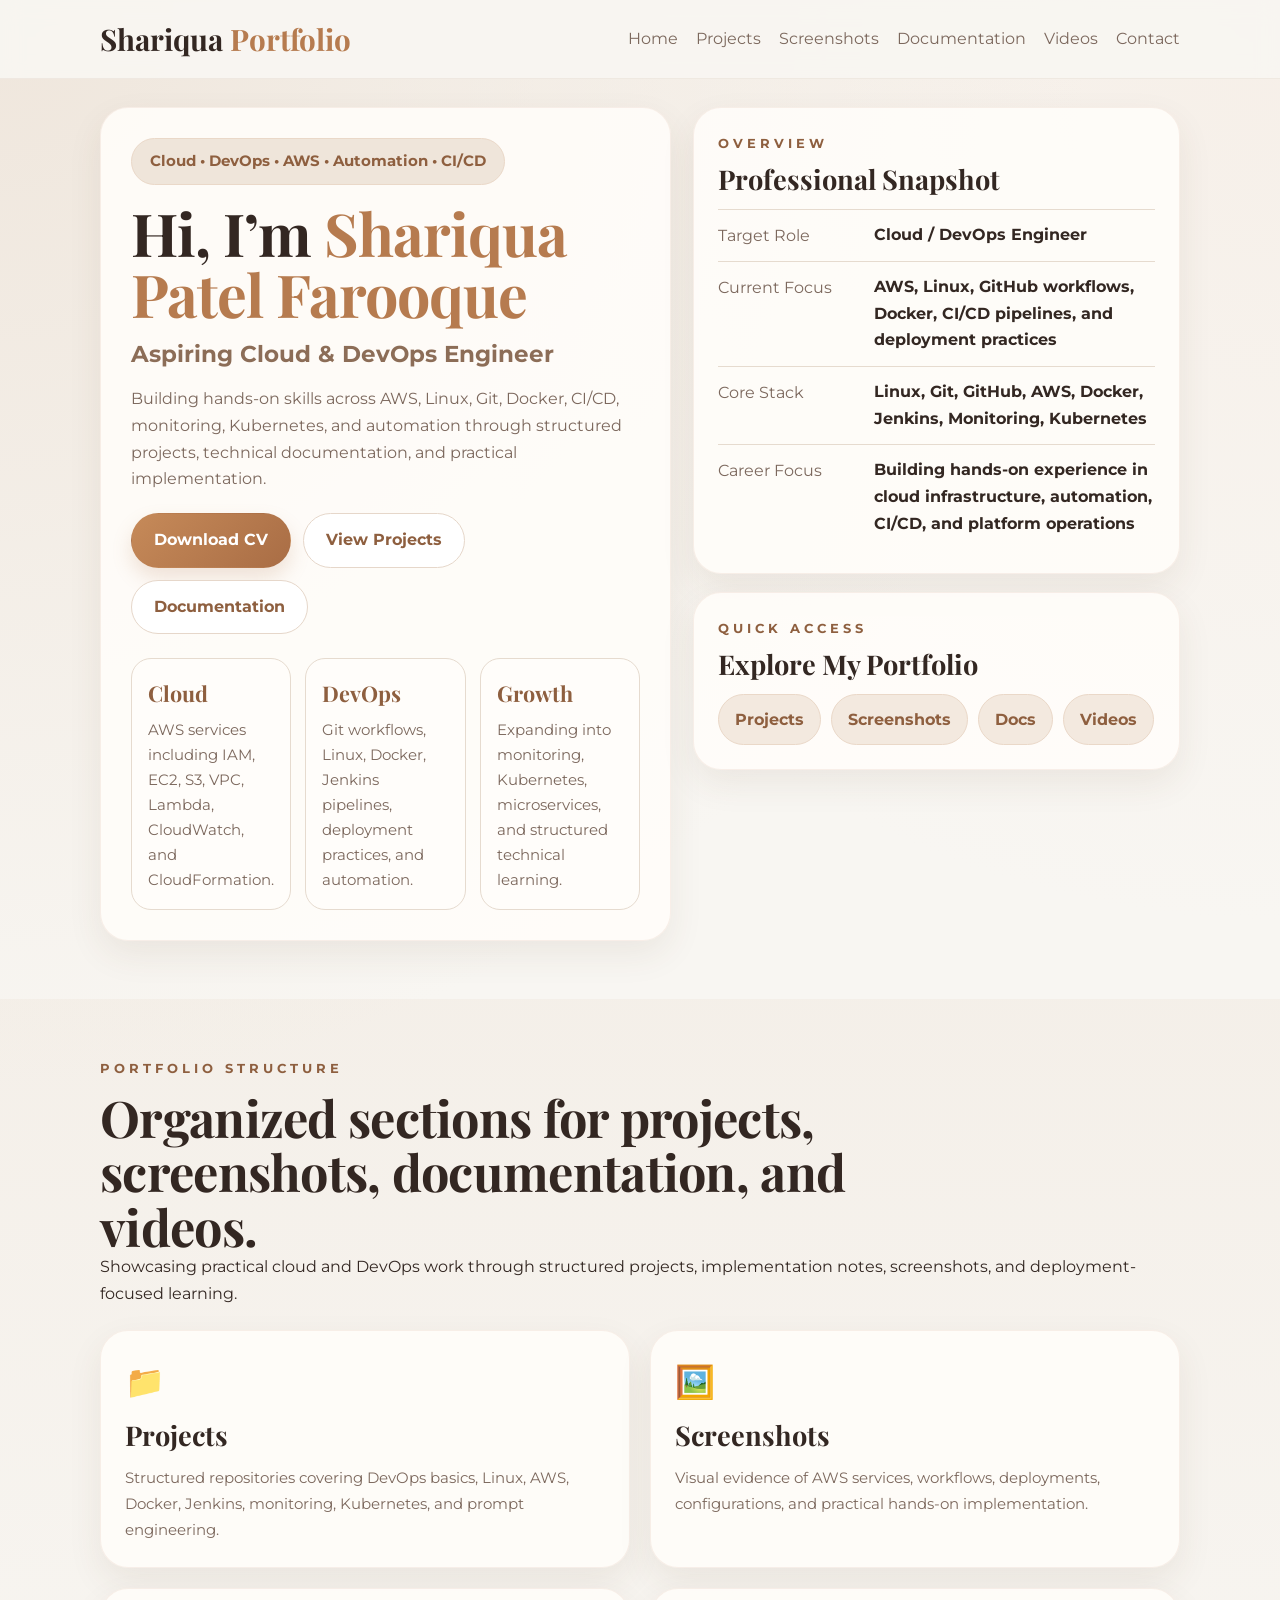
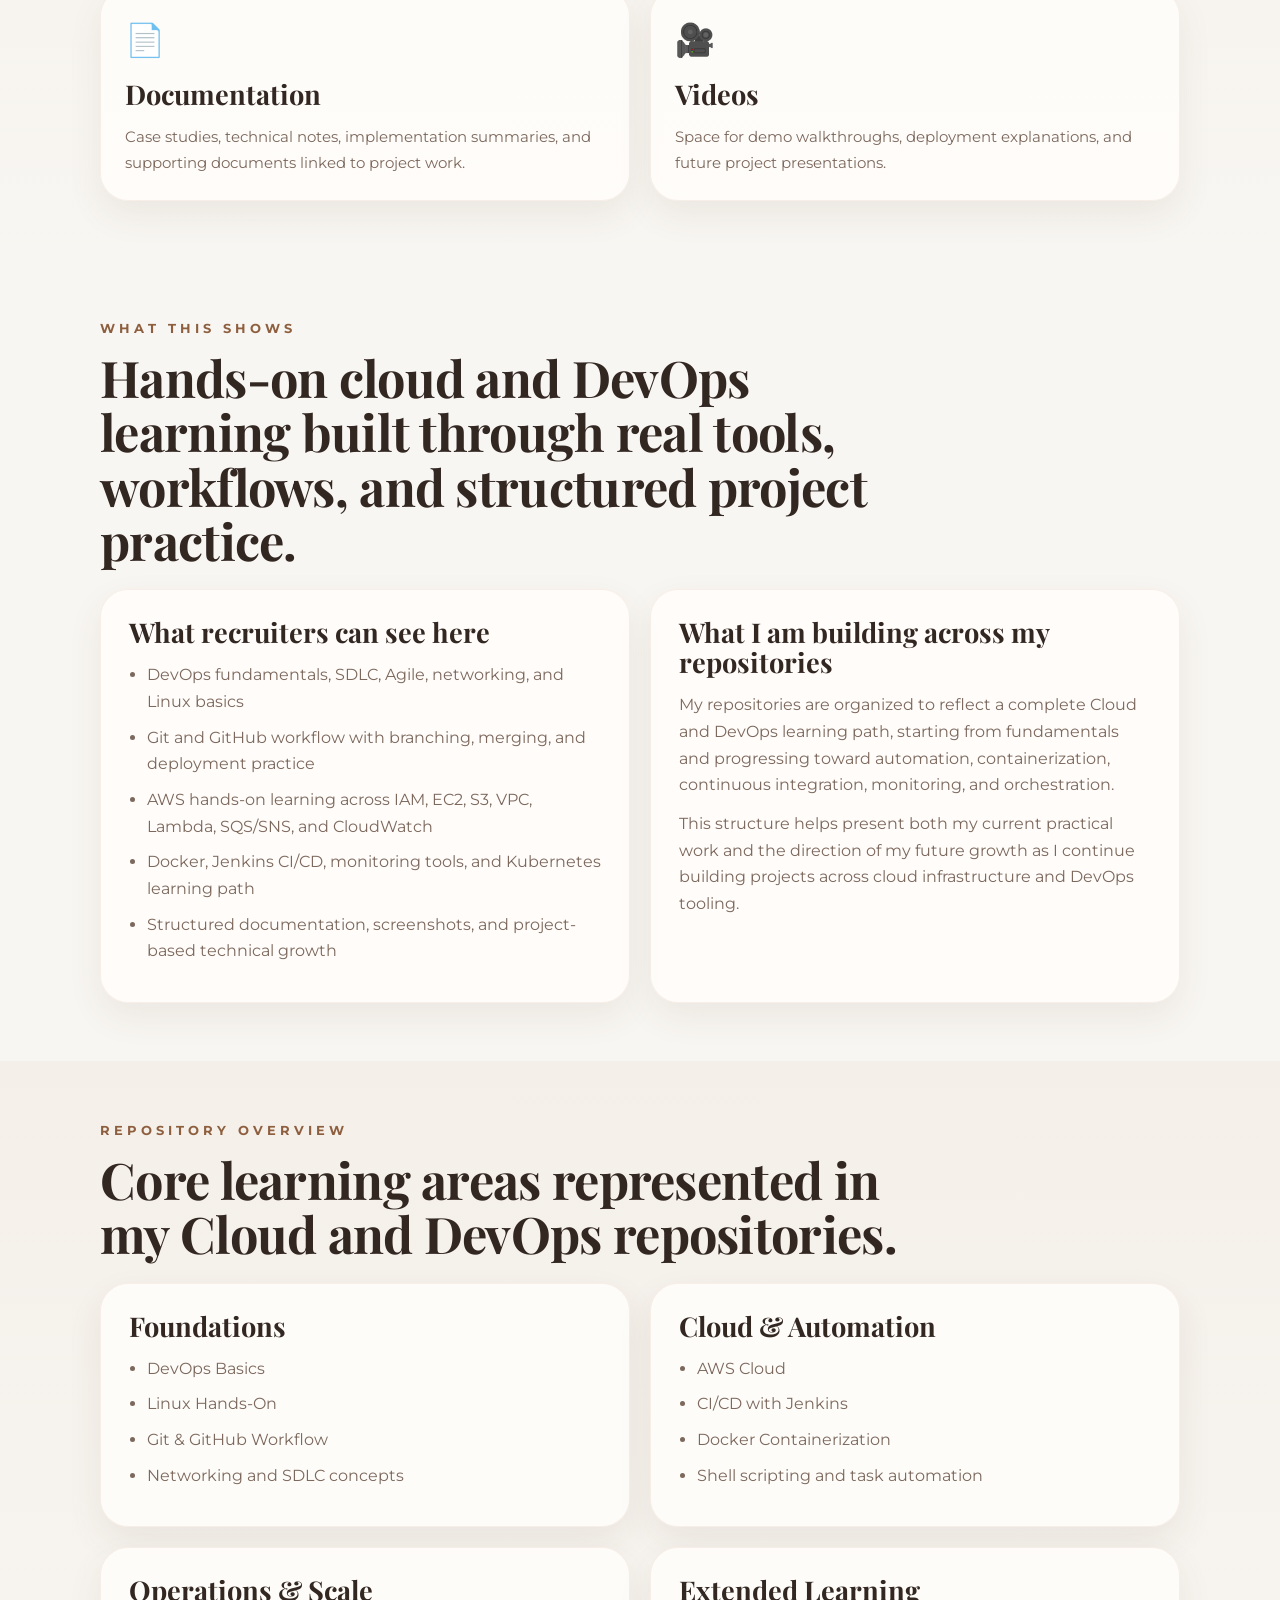
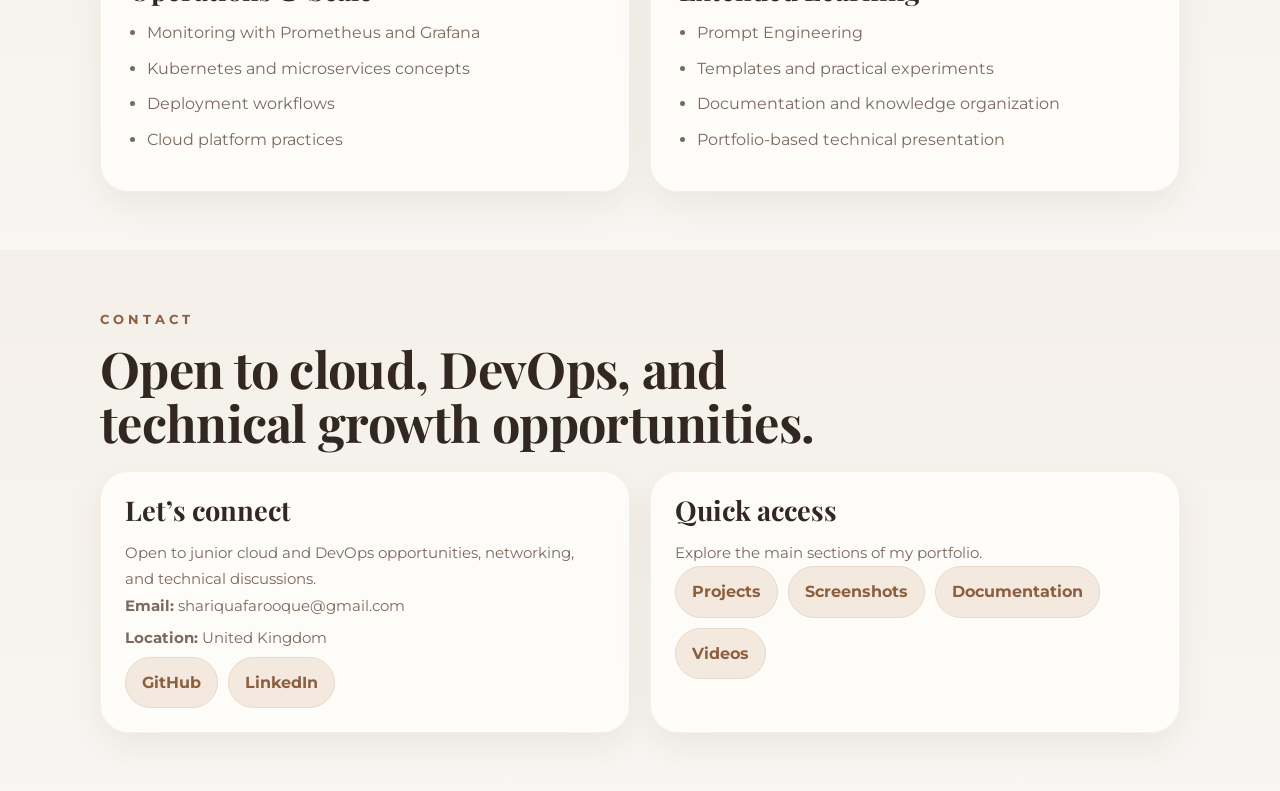
<file: index.html>
<!DOCTYPE html>
<html lang="en">
<head>
  <meta charset="UTF-8" />
  <meta name="viewport" content="width=device-width, initial-scale=1.0" />
  <title>Shariqua Portfolio</title>
  <link rel="stylesheet" href="style.css" />
  <link href="https://fonts.googleapis.com/css2?family=Playfair+Display:wght@600;700;800&family=Montserrat:wght@300;400;500;600;700&display=swap" rel="stylesheet">
</head>
<body>

  <header class="site-header">
    <div class="container nav-wrap">
      <a href="index.html" class="logo">Shariqua <span>Portfolio</span></a>
      <nav class="nav">
        <a href="index.html">Home</a>
        <a href="projects.html">Projects</a>
        <a href="screenshots.html">Screenshots</a>
        <a href="documentation.html">Documentation</a>
        <a href="videos.html">Videos</a>
        <a href="#contact">Contact</a>
      </nav>
    </div>
  </header>

  <main>

    <section class="hero section">
      <div class="container hero-grid">
        <div class="hero-left">
          <div class="eyebrow">Cloud • DevOps • AWS • Automation • CI/CD</div>

          <h1>Hi, I’m <span>Shariqua<br>Patel Farooque</span></h1>
          <h2> Aspiring Cloud & DevOps Engineer</h2>

          <p class="hero-text">
            Building hands-on skills across AWS, Linux, Git, Docker, CI/CD, monitoring,
            Kubernetes, and automation through structured projects, technical documentation,
            and practical implementation.
          </p>

          <div class="hero-actions">
            <a href="assets/documents/Shariqua_Patel_CV.pdf" target="_blank" class="btn btn-primary">Download CV</a>
            <a href="projects.html" class="btn btn-outline">View Projects</a>
            <a href="documentation.html" class="btn btn-outline">Documentation</a>
          </div>

          <div class="skill-mini-grid">
            <div class="mini-card">
              <h3>Cloud</h3>
              <p>AWS services including IAM, EC2, S3, VPC, Lambda, CloudWatch, and CloudFormation.</p>
            </div>
            <div class="mini-card">
              <h3>DevOps</h3>
              <p>Git workflows, Linux, Docker, Jenkins pipelines, deployment practices, and automation.</p>
            </div>
            <div class="mini-card">
              <h3>Growth</h3>
              <p>Expanding into monitoring, Kubernetes, microservices, and structured technical learning.</p>
            </div>
          </div>
        </div>

        <aside class="hero-right">
          <div class="info-card">
            <p class="card-label">Overview</p>
            <h3>Professional Snapshot</h3>

            <div class="info-row">
              <span>Target Role</span>
              <strong>Cloud / DevOps Engineer</strong>
            </div>

            <div class="info-row">
              <span>Current Focus</span>
              <strong>AWS, Linux, GitHub workflows, Docker, CI/CD pipelines, and deployment practices</strong>
            </div>

            <div class="info-row">
              <span>Core Stack</span>
              <strong>Linux, Git, GitHub, AWS, Docker, Jenkins, Monitoring, Kubernetes</strong>
            </div>

            <div class="info-row">
              <span>Career Focus</span>
              <strong>Building hands-on experience in cloud infrastructure, automation, CI/CD, and platform operations</strong>
            </div>
          </div>

          <div class="info-card">
            <p class="card-label">Quick Access</p>
            <h3>Explore My Portfolio</h3>

            <div class="quick-links">
              <a href="projects.html">Projects</a>
              <a href="screenshots.html">Screenshots</a>
              <a href="documentation.html">Docs</a>
              <a href="videos.html">Videos</a>
            </div>
          </div>
        </aside>
      </div>
    </section>

    <section class="section section-soft">
      <div class="container">

        <div class="section-heading section-heading-compact">
          <p class="section-label">Portfolio Structure</p>
          <h2>Organized sections for projects, screenshots, documentation, and videos.</h2>
          <p class="section-intro">
            Showcasing practical cloud and DevOps work through structured projects, implementation notes, screenshots, and deployment-focused learning.
          </p>
        </div>

        <div class="folder-grid">
          <a class="folder-card" href="projects.html">
            <div class="folder-icon">📁</div>
            <h3>Projects</h3>
            <p>
              Structured repositories covering DevOps basics, Linux, AWS, Docker, Jenkins, monitoring, Kubernetes, and prompt engineering.
            </p>
          </a>

          <a class="folder-card" href="screenshots.html">
            <div class="folder-icon">🖼️</div>
            <h3>Screenshots</h3>
            <p>
              Visual evidence of AWS services, workflows, deployments, configurations, and practical hands-on implementation.
            </p>
          </a>

          <a class="folder-card" href="documentation.html">
            <div class="folder-icon">📄</div>
            <h3>Documentation</h3>
            <p>
              Case studies, technical notes, implementation summaries, and supporting documents linked to project work.
            </p>
          </a>

          <a class="folder-card" href="videos.html">
            <div class="folder-icon">🎥</div>
            <h3>Videos</h3>
            <p>
              Space for demo walkthroughs, deployment explanations, and future project presentations.
            </p>
          </a>
        </div>
      </div>
    </section>

    <section class="section">
      <div class="container">

        <div class="section-heading">
          <p class="section-label">What This Shows</p>
          <h2>Hands-on cloud and DevOps learning built through real tools, workflows, and structured project practice.</h2>
        </div>

        <div class="two-col">
          <div class="content-card">
            <h3>What recruiters can see here</h3>
            <ul class="clean-list">
              <li>DevOps fundamentals, SDLC, Agile, networking, and Linux basics</li>
              <li>Git and GitHub workflow with branching, merging, and deployment practice</li>
              <li>AWS hands-on learning across IAM, EC2, S3, VPC, Lambda, SQS/SNS, and CloudWatch</li>
              <li>Docker, Jenkins CI/CD, monitoring tools, and Kubernetes learning path</li>
              <li>Structured documentation, screenshots, and project-based technical growth</li>
            </ul>
          </div>

          <div class="content-card">
            <h3>What I am building across my repositories</h3>
            <p>
              My repositories are organized to reflect a complete Cloud and DevOps learning path,
              starting from fundamentals and progressing toward automation, containerization,
              continuous integration, monitoring, and orchestration.
            </p>
            <p>
              This structure helps present both my current practical work and the direction of my
              future growth as I continue building projects across cloud infrastructure and DevOps tooling.
            </p>
          </div>
        </div>
      </div>
    </section>

    <section class="section section-soft">
      <div class="container">

        <div class="section-heading">
          <p class="section-label">Repository Overview</p>
          <h2>Core learning areas represented in my Cloud and DevOps repositories.</h2>
        </div>

        <div class="projects-grid">
          <div class="content-card">
            <h3>Foundations</h3>
            <ul class="clean-list">
              <li>DevOps Basics</li>
              <li>Linux Hands-On</li>
              <li>Git & GitHub Workflow</li>
              <li>Networking and SDLC concepts</li>
            </ul>
          </div>

          <div class="content-card">
            <h3>Cloud & Automation</h3>
            <ul class="clean-list">
              <li>AWS Cloud</li>
              <li>CI/CD with Jenkins</li>
              <li>Docker Containerization</li>
              <li>Shell scripting and task automation</li>
            </ul>
          </div>

          <div class="content-card">
            <h3>Operations & Scale</h3>
            <ul class="clean-list">
              <li>Monitoring with Prometheus and Grafana</li>
              <li>Kubernetes and microservices concepts</li>
              <li>Deployment workflows</li>
              <li>Cloud platform practices</li>
            </ul>
          </div>

          <div class="content-card">
            <h3>Extended Learning</h3>
            <ul class="clean-list">
              <li>Prompt Engineering</li>
              <li>Templates and practical experiments</li>
              <li>Documentation and knowledge organization</li>
              <li>Portfolio-based technical presentation</li>
            </ul>
          </div>
        </div>
      </div>
    </section>

    <section id="contact" class="section section-soft">
      <div class="container">

        <div class="section-heading">
          <p class="section-label">Contact</p>
          <h2>Open to cloud, DevOps, and technical growth opportunities.</h2>
        </div>

        <div class="contact-grid">
          <div class="contact-card">
            <h3>Let’s connect</h3>
            <p>
              Open to junior cloud and DevOps opportunities, networking,
              and technical discussions.
            </p>

            <div class="contact-info">
              <p><strong>Email:</strong> shariquafarooque@gmail.com</p>
              <p><strong>Location:</strong> United Kingdom</p>
            </div>

            <div class="quick-links">
              <a href="https://github.com/shariquafarooque-sha" target="_blank">GitHub</a>
              <a href="https://www.linkedin.com/in/shariqua-patel-28464a263" target="_blank">LinkedIn</a>
            </div>
          </div>

          <div class="contact-card">
            <h3>Quick access</h3>
            <p>Explore the main sections of my portfolio.</p>

            <div class="quick-links">
              <a href="projects.html">Projects</a>
              <a href="screenshots.html">Screenshots</a>
              <a href="documentation.html">Documentation</a>
              <a href="videos.html">Videos</a>
            </div>
          </div>
        </div>
      </div>
    </section>

  </main>

</body>
</html>
</file>
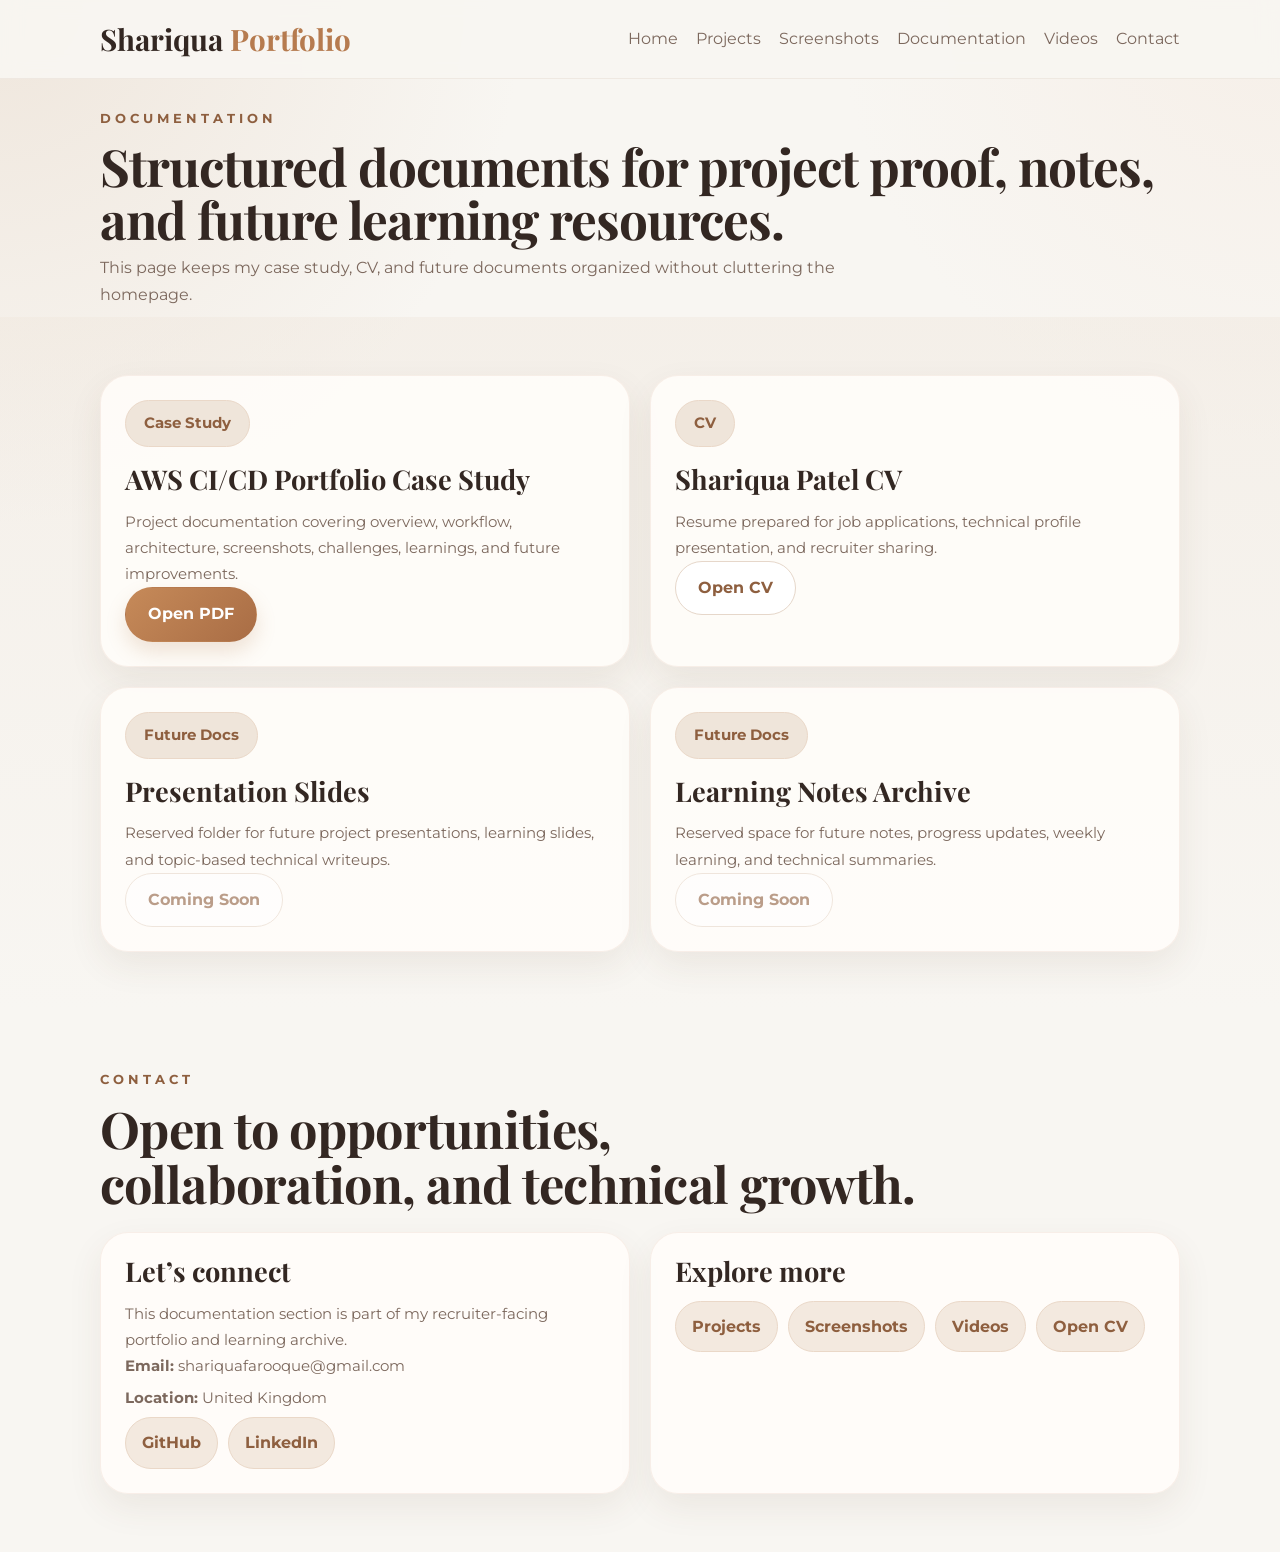
<file: documentation.html>
<!DOCTYPE html>
<html lang="en">
<head>
  <meta charset="UTF-8" />
  <meta name="viewport" content="width=device-width, initial-scale=1.0" />
  <title>Documentation | Shariqua Portfolio</title>
  <link rel="stylesheet" href="style.css" />
  <link href="https://fonts.googleapis.com/css2?family=Playfair+Display:wght@600;700;800&family=Montserrat:wght@300;400;500;600;700&display=swap" rel="stylesheet">
</head>
<body>
  <header class="site-header">
    <div class="container nav-wrap">
      <a href="index.html" class="logo">Shariqua <span>Portfolio</span></a>
      <nav class="nav">
        <a href="index.html">Home</a>
        <a href="projects.html">Projects</a>
        <a href="screenshots.html">Screenshots</a>
        <a href="documentation.html">Documentation</a>
        <a href="videos.html">Videos</a>
        <a href="#contact">Contact</a>
      </nav>
    </div>
  </header>

  <main>
    <section class="page-hero section">
      <div class="container">
        <p class="section-label">Documentation</p>
        <h1 class="page-title">Structured documents for project proof, notes, and future learning resources.</h1>
        <p class="page-subtext">
          This page keeps my case study, CV, and future documents organized without cluttering the homepage.
        </p>
      </div>
    </section>

    <section class="section section-soft">
      <div class="container">
        <div class="resource-grid">
          <div class="resource-card">
            <div class="project-pill">Case Study</div>
            <h3>AWS CI/CD Portfolio Case Study</h3>
            <p>
              Project documentation covering overview, workflow, architecture, screenshots,
              challenges, learnings, and future improvements.
            </p>
            <div class="project-actions">
              <a href="assets/documents/aws-ci-cd-portfolio-case-study.pdf" target="_blank" class="btn btn-primary">Open PDF</a>
            </div>
          </div>

          <div class="resource-card">
            <div class="project-pill">CV</div>
            <h3>Shariqua Patel CV</h3>
            <p>
              Resume prepared for job applications, technical profile presentation,
              and recruiter sharing.
            </p>
            <div class="project-actions">
              <a href="assets/documents/Shariqua_Patel_CV.pdf" target="_blank" class="btn btn-outline">Open CV</a>
            </div>
          </div>

          <div class="resource-card">
            <div class="project-pill">Future Docs</div>
            <h3>Presentation Slides</h3>
            <p>
              Reserved folder for future project presentations, learning slides,
              and topic-based technical writeups.
            </p>
            <div class="project-actions">
              <a href="#" class="btn btn-outline disabled-link">Coming Soon</a>
            </div>
          </div>

          <div class="resource-card">
            <div class="project-pill">Future Docs</div>
            <h3>Learning Notes Archive</h3>
            <p>
              Reserved space for future notes, progress updates, weekly learning,
              and technical summaries.
            </p>
            <div class="project-actions">
              <a href="#" class="btn btn-outline disabled-link">Coming Soon</a>
            </div>
          </div>
        </div>
      </div>
    </section>

    <section id="contact" class="section">
      <div class="container">
        <div class="section-heading">
          <p class="section-label">Contact</p>
          <h2>Open to opportunities, collaboration, and technical growth.</h2>
        </div>

        <div class="contact-grid">
          <div class="contact-card">
            <h3>Let’s connect</h3>
            <p>
              This documentation section is part of my recruiter-facing portfolio and learning archive.
            </p>
            <div class="contact-info">
              <p><strong>Email:</strong> shariquafarooque@gmail.com</p>
              <p><strong>Location:</strong> United Kingdom</p>
            </div>
            <div class="quick-links">
              <a href="https://github.com/shariquafarooque-sha" target="_blank">GitHub</a>
              <a href="https://www.linkedin.com/in/shariqua-patel-28464a263" target="_blank">LinkedIn</a>
            </div>
          </div>

          <div class="contact-card">
            <h3>Explore more</h3>
            <div class="quick-links">
              <a href="projects.html">Projects</a>
              <a href="screenshots.html">Screenshots</a>
              <a href="videos.html">Videos</a>
              <a href="assets/documents/Shariqua_Patel_CV.pdf" target="_blank">Open CV</a>
            </div>
          </div>
        </div>
      </div>
    </section>
  </main>
</body>
</html>
</file>
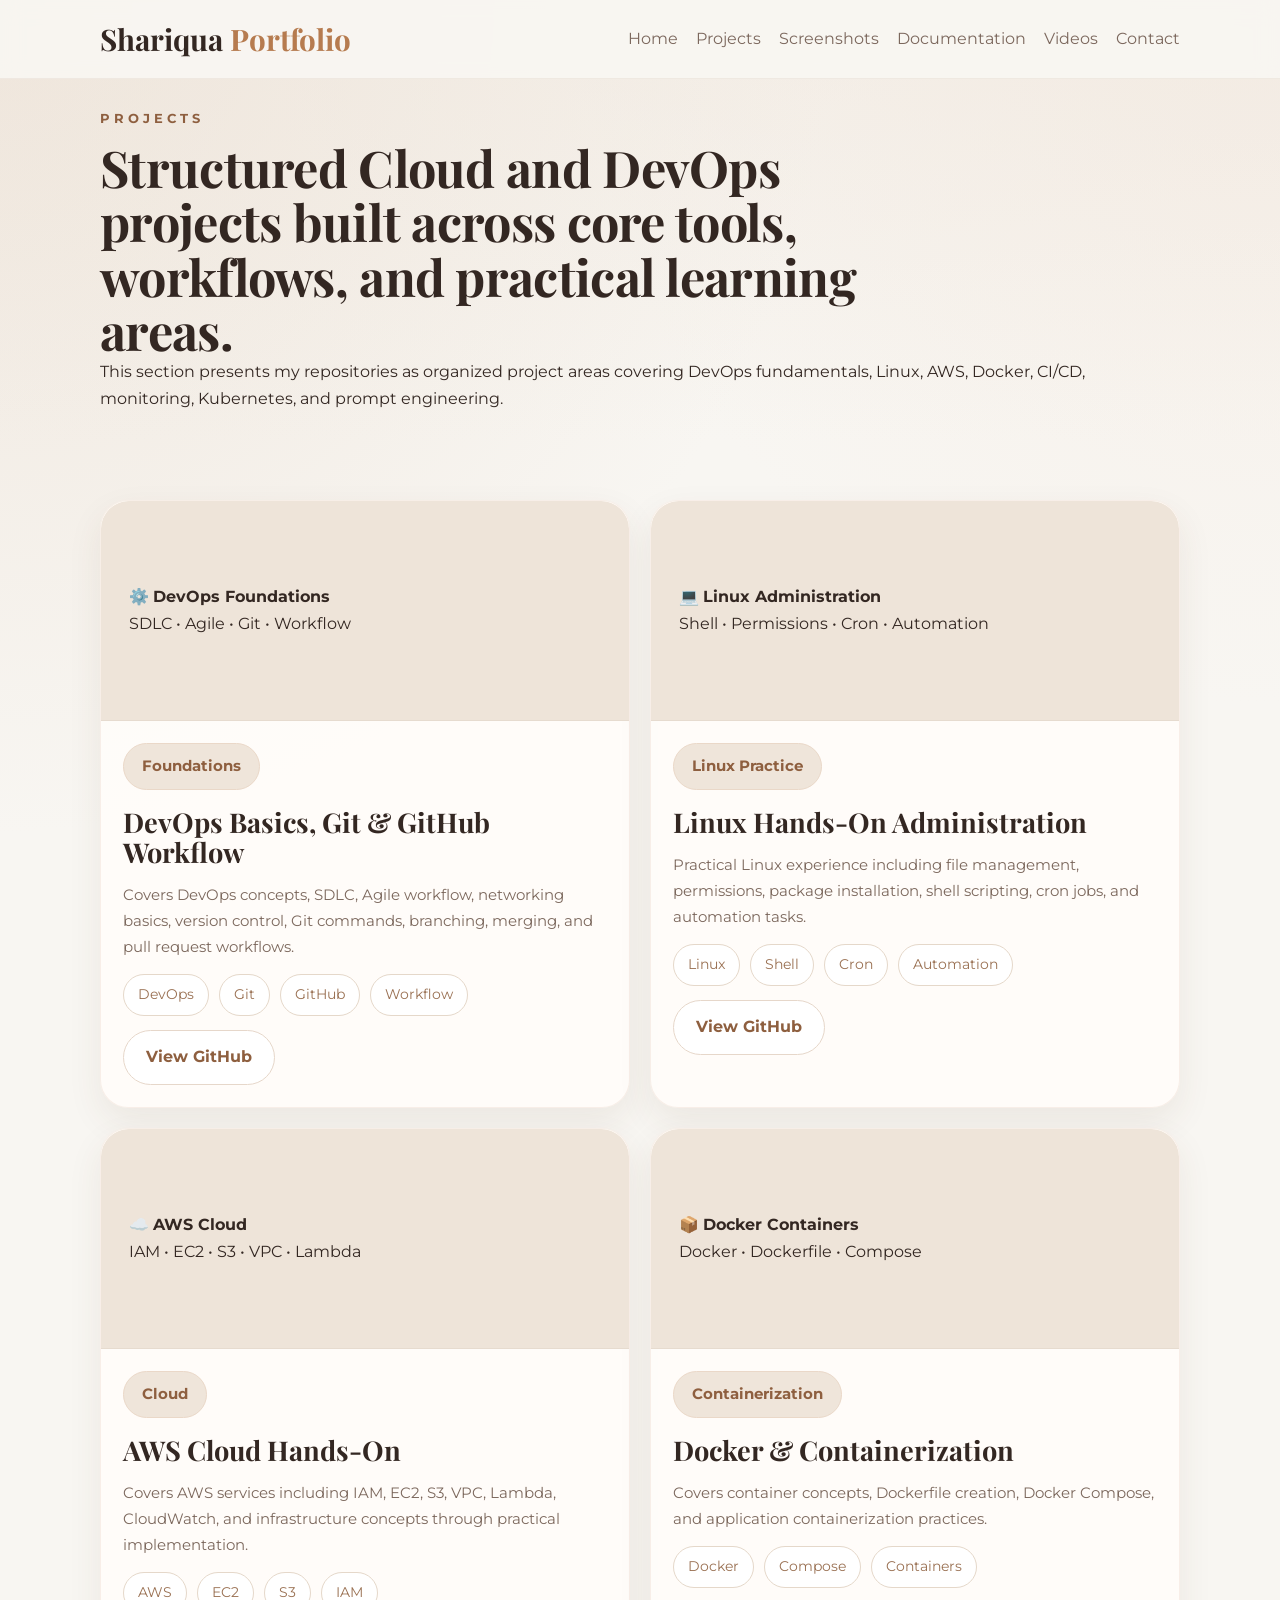
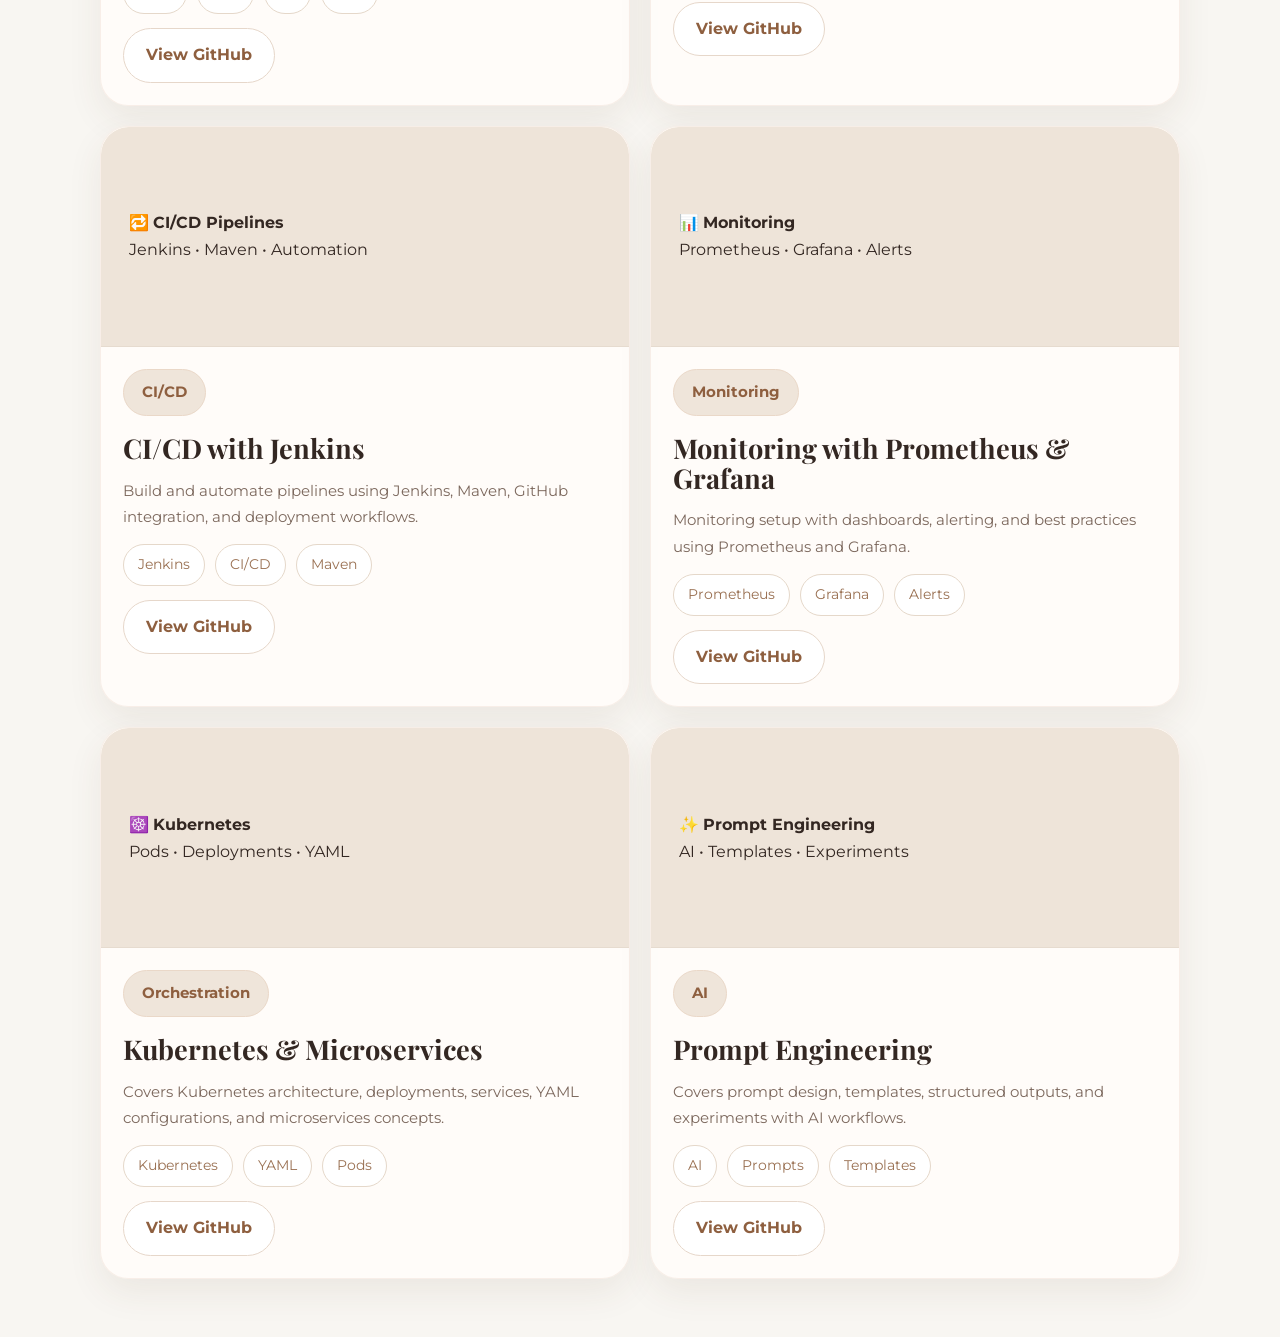
<file: projects.html>
<!DOCTYPE html>
<html lang="en">
<head>
  <meta charset="UTF-8" />
  <meta name="viewport" content="width=device-width, initial-scale=1.0" />
  <title>Projects | Shariqua Portfolio</title>
  <link rel="stylesheet" href="style.css" />
  <link href="https://fonts.googleapis.com/css2?family=Playfair+Display:wght@600;700;800&family=Montserrat:wght@300;400;500;600;700&display=swap" rel="stylesheet">
</head>
<body>

  <header class="site-header">
    <div class="container nav-wrap">
      <a href="index.html" class="logo">Shariqua <span>Portfolio</span></a>
      <nav class="nav">
        <a href="index.html">Home</a>
        <a href="projects.html">Projects</a>
        <a href="screenshots.html">Screenshots</a>
        <a href="documentation.html">Documentation</a>
        <a href="videos.html">Videos</a>
        <a href="index.html#contact">Contact</a>
      </nav>
    </div>
  </header>

  <main>
    <section class="page-hero section section-soft">
      <div class="container">
        <div class="section-heading section-heading-compact">
          <p class="section-label">Projects</p>
          <h2>Structured Cloud and DevOps projects built across core tools, workflows, and practical learning areas.</h2>
          <p class="section-intro">
            This section presents my repositories as organized project areas covering DevOps fundamentals, Linux, AWS, Docker, CI/CD, monitoring, Kubernetes, and prompt engineering.
          </p>
        </div>
      </div>
    </section>

    <section class="section">
      <div class="container">
        <div class="projects-grid">

          <article class="project-card">
            <div class="project-cover project-cover-devops">
              <div class="project-cover-text">
                <div class="project-cover-head">
                  <span class="project-cover-icon">⚙️</span>
                  <strong>DevOps Foundations</strong>
                </div>
                <span>SDLC • Agile • Git • Workflow</span>
              </div>
            </div>
            <div class="project-body">
              <div class="project-pill">Foundations</div>
              <h3>DevOps Basics, Git & GitHub Workflow</h3>
              <p>
                Covers DevOps concepts, SDLC, Agile workflow, networking basics, version control,
                Git commands, branching, merging, and pull request workflows.
              </p>
              <div class="tags">
                <span>DevOps</span><span>Git</span><span>GitHub</span><span>Workflow</span>
              </div>
              <div class="project-actions">
                <a href="https://github.com/shariquafarooque-sha/DevOpsBasics-Git-GitHub.git" target="_blank" class="btn btn-outline">View GitHub</a>
              </div>
            </div>
          </article>

          <article class="project-card">
            <div class="project-cover project-cover-linux">
              <div class="project-cover-text">
                <div class="project-cover-head">
                  <span class="project-cover-icon">💻</span>
                  <strong>Linux Administration</strong>
                </div>
                <span>Shell • Permissions • Cron • Automation</span>
              </div>
            </div>
            <div class="project-body">
              <div class="project-pill">Linux Practice</div>
              <h3>Linux Hands-On Administration</h3>
              <p>
                Practical Linux experience including file management, permissions, package installation,
                shell scripting, cron jobs, and automation tasks.
              </p>
              <div class="tags">
                <span>Linux</span><span>Shell</span><span>Cron</span><span>Automation</span>
              </div>
              <div class="project-actions">
                <a href="https://github.com/shariquafarooque-sha/Linux-HandsOn.git" target="_blank" class="btn btn-outline">View GitHub</a>
              </div>
            </div>
          </article>

          <article class="project-card">
            <div class="project-cover project-cover-aws">
              <div class="project-cover-text">
                <div class="project-cover-head">
                  <span class="project-cover-icon">☁️</span>
                  <strong>AWS Cloud</strong>
                </div>
                <span>IAM • EC2 • S3 • VPC • Lambda</span>
              </div>
            </div>
            <div class="project-body">
              <div class="project-pill">Cloud</div>
              <h3>AWS Cloud Hands-On</h3>
              <p>
                Covers AWS services including IAM, EC2, S3, VPC, Lambda, CloudWatch,
                and infrastructure concepts through practical implementation.
              </p>
              <div class="tags">
                <span>AWS</span><span>EC2</span><span>S3</span><span>IAM</span>
              </div>
              <div class="project-actions">
                <a href="https://github.com/shariquafarooque-sha/AWS-Cloud.git" target="_blank" class="btn btn-outline">View GitHub</a>
              </div>
            </div>
          </article>

          <article class="project-card">
            <div class="project-cover project-cover-docker">
              <div class="project-cover-text">
                <div class="project-cover-head">
                  <span class="project-cover-icon">📦</span>
                  <strong>Docker Containers</strong>
                </div>
                <span>Docker • Dockerfile • Compose</span>
              </div>
            </div>
            <div class="project-body">
              <div class="project-pill">Containerization</div>
              <h3>Docker & Containerization</h3>
              <p>
                Covers container concepts, Dockerfile creation, Docker Compose,
                and application containerization practices.
              </p>
              <div class="tags">
                <span>Docker</span><span>Compose</span><span>Containers</span>
              </div>
              <div class="project-actions">
                <a href="https://github.com/shariquafarooque-sha/Docker-Containerization.git" target="_blank" class="btn btn-outline">View GitHub</a>
              </div>
            </div>
          </article>

          <article class="project-card">
            <div class="project-cover project-cover-cicd">
              <div class="project-cover-text">
                <div class="project-cover-head">
                  <span class="project-cover-icon">🔁</span>
                  <strong>CI/CD Pipelines</strong>
                </div>
                <span>Jenkins • Maven • Automation</span>
              </div>
            </div>
            <div class="project-body">
              <div class="project-pill">CI/CD</div>
              <h3>CI/CD with Jenkins</h3>
              <p>
                Build and automate pipelines using Jenkins, Maven,
                GitHub integration, and deployment workflows.
              </p>
              <div class="tags">
                <span>Jenkins</span><span>CI/CD</span><span>Maven</span>
              </div>
              <div class="project-actions">
                <a href="https://github.com/shariquafarooque-sha/CI-CD-Jenkins.git" target="_blank" class="btn btn-outline">View GitHub</a>
              </div>
            </div>
          </article>

          <article class="project-card">
            <div class="project-cover project-cover-monitoring">
              <div class="project-cover-text">
                <div class="project-cover-head">
                  <span class="project-cover-icon">📊</span>
                  <strong>Monitoring</strong>
                </div>
                <span>Prometheus • Grafana • Alerts</span>
              </div>
            </div>
            <div class="project-body">
              <div class="project-pill">Monitoring</div>
              <h3>Monitoring with Prometheus & Grafana</h3>
              <p>
                Monitoring setup with dashboards, alerting,
                and best practices using Prometheus and Grafana.
              </p>
              <div class="tags">
                <span>Prometheus</span><span>Grafana</span><span>Alerts</span>
              </div>
              <div class="project-actions">
                <a href="https://github.com/shariquafarooque-sha/Monitoring-DevOps.git" target="_blank" class="btn btn-outline">View GitHub</a>
              </div>
            </div>
          </article>

          <article class="project-card">
            <div class="project-cover project-cover-k8s">
              <div class="project-cover-text">
                <div class="project-cover-head">
                  <span class="project-cover-icon">☸️</span>
                  <strong>Kubernetes</strong>
                </div>
                <span>Pods • Deployments • YAML</span>
              </div>
            </div>
            <div class="project-body">
              <div class="project-pill">Orchestration</div>
              <h3>Kubernetes & Microservices</h3>
              <p>
                Covers Kubernetes architecture, deployments,
                services, YAML configurations, and microservices concepts.
              </p>
              <div class="tags">
                <span>Kubernetes</span><span>YAML</span><span>Pods</span>
              </div>
              <div class="project-actions">
                <a href="https://github.com/shariquafarooque-sha/Kubernetes.git" target="_blank" class="btn btn-outline">View GitHub</a>
              </div>
            </div>
          </article>

          <article class="project-card">
            <div class="project-cover project-cover-ai">
              <div class="project-cover-text">
                <div class="project-cover-head">
                  <span class="project-cover-icon">✨</span>
                  <strong>Prompt Engineering</strong>
                </div>
                <span>AI • Templates • Experiments</span>
              </div>
            </div>
            <div class="project-body">
              <div class="project-pill">AI</div>
              <h3>Prompt Engineering</h3>
              <p>
                Covers prompt design, templates, structured outputs,
                and experiments with AI workflows.
              </p>
              <div class="tags">
                <span>AI</span><span>Prompts</span><span>Templates</span>
              </div>
              <div class="project-actions">
                <a href="https://github.com/shariquafarooque-sha/Prompt-Engineering.git" target="_blank" class="btn btn-outline">View GitHub</a>
              </div>
            </div>
          </article>

        </div>
      </div>
    </section>
  </main>

</body>
</html>
</file>
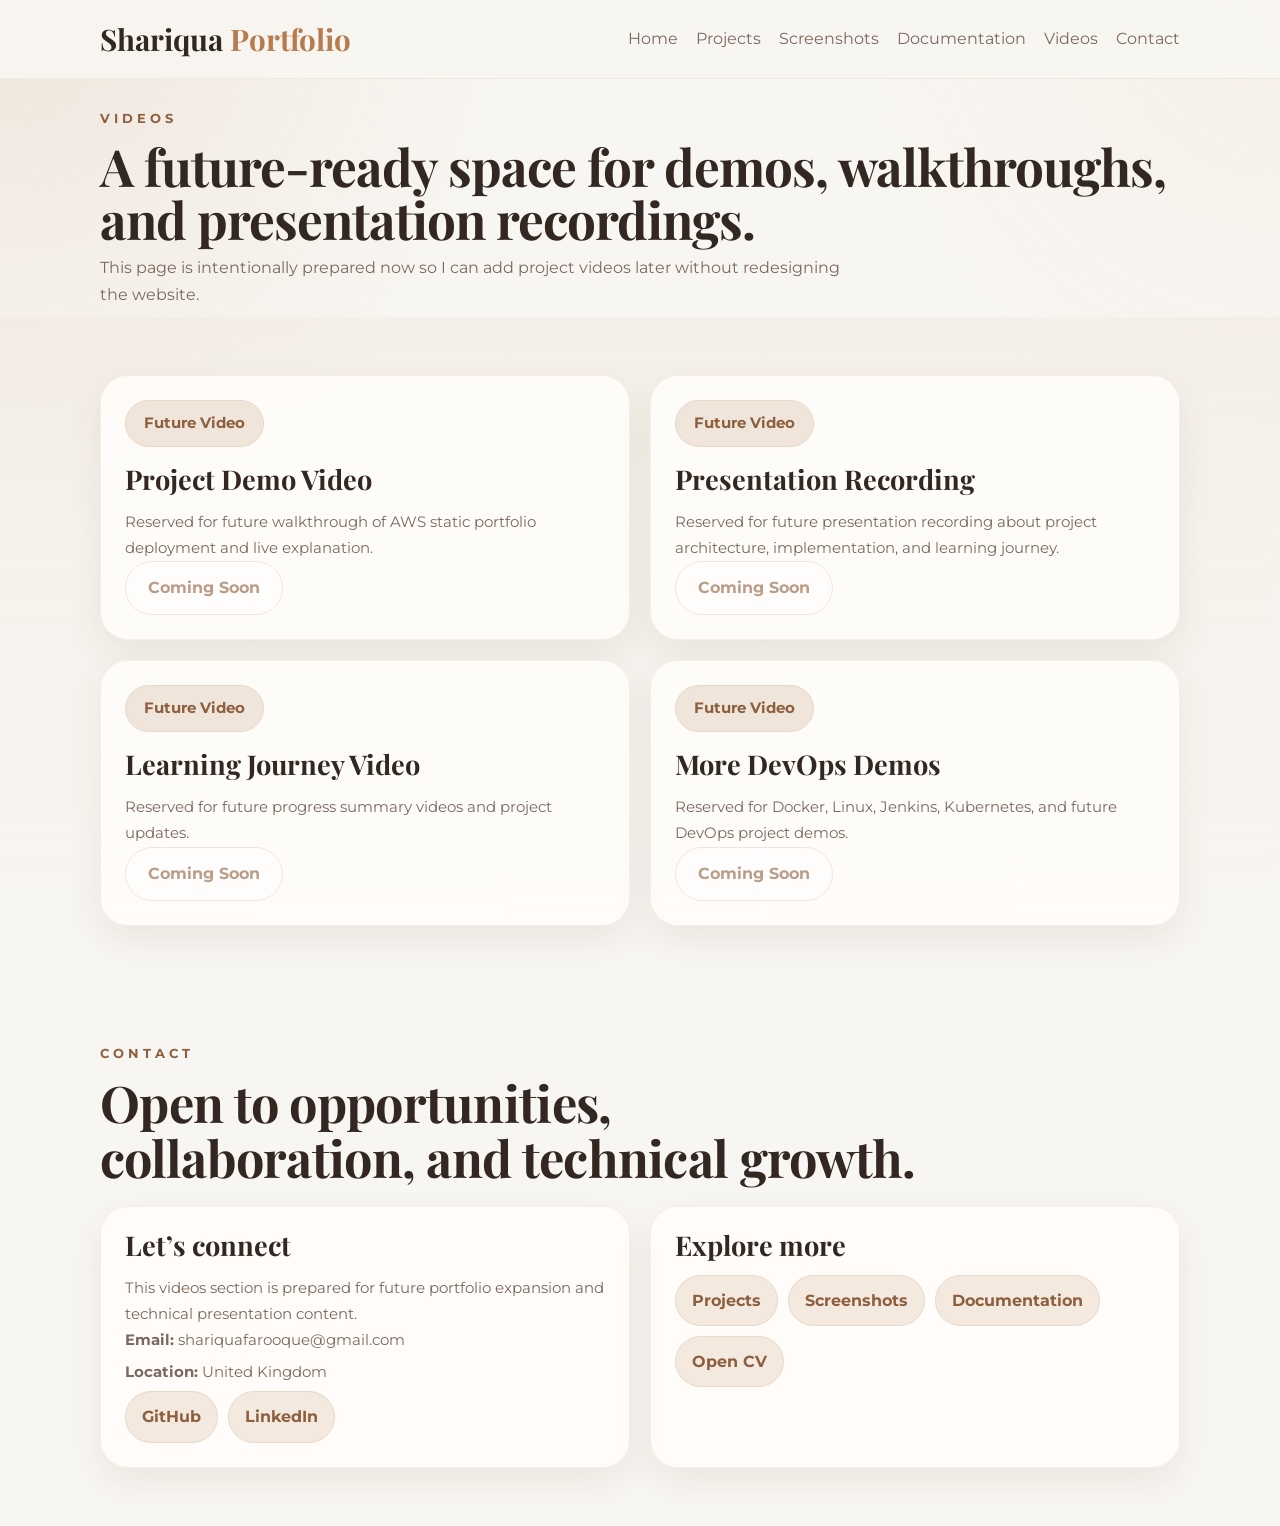
<file: videos.html>
<!DOCTYPE html>
<html lang="en">
<head>
  <meta charset="UTF-8" />
  <meta name="viewport" content="width=device-width, initial-scale=1.0" />
  <title>Videos | Shariqua Portfolio</title>
  <link rel="stylesheet" href="style.css" />
  <link href="https://fonts.googleapis.com/css2?family=Playfair+Display:wght@600;700;800&family=Montserrat:wght@300;400;500;600;700&display=swap" rel="stylesheet">
</head>
<body>
  <header class="site-header">
    <div class="container nav-wrap">
      <a href="index.html" class="logo">Shariqua <span>Portfolio</span></a>
      <nav class="nav">
        <a href="index.html">Home</a>
        <a href="projects.html">Projects</a>
        <a href="screenshots.html">Screenshots</a>
        <a href="documentation.html">Documentation</a>
        <a href="videos.html">Videos</a>
        <a href="#contact">Contact</a>
      </nav>
    </div>
  </header>

  <main>
    <section class="page-hero section">
      <div class="container">
        <p class="section-label">Videos</p>
        <h1 class="page-title">A future-ready space for demos, walkthroughs, and presentation recordings.</h1>
        <p class="page-subtext">
          This page is intentionally prepared now so I can add project videos later without redesigning the website.
        </p>
      </div>
    </section>

    <section class="section section-soft">
      <div class="container">
        <div class="resource-grid">
          <div class="resource-card">
            <div class="project-pill">Future Video</div>
            <h3>Project Demo Video</h3>
            <p>
              Reserved for future walkthrough of AWS static portfolio deployment and live explanation.
            </p>
            <div class="project-actions">
              <a href="#" class="btn btn-outline disabled-link">Coming Soon</a>
            </div>
          </div>

          <div class="resource-card">
            <div class="project-pill">Future Video</div>
            <h3>Presentation Recording</h3>
            <p>
              Reserved for future presentation recording about project architecture,
              implementation, and learning journey.
            </p>
            <div class="project-actions">
              <a href="#" class="btn btn-outline disabled-link">Coming Soon</a>
            </div>
          </div>

          <div class="resource-card">
            <div class="project-pill">Future Video</div>
            <h3>Learning Journey Video</h3>
            <p>
              Reserved for future progress summary videos and project updates.
            </p>
            <div class="project-actions">
              <a href="#" class="btn btn-outline disabled-link">Coming Soon</a>
            </div>
          </div>

          <div class="resource-card">
            <div class="project-pill">Future Video</div>
            <h3>More DevOps Demos</h3>
            <p>
              Reserved for Docker, Linux, Jenkins, Kubernetes, and future DevOps project demos.
            </p>
            <div class="project-actions">
              <a href="#" class="btn btn-outline disabled-link">Coming Soon</a>
            </div>
          </div>
        </div>
      </div>
    </section>

    <section id="contact" class="section">
      <div class="container">
        <div class="section-heading">
          <p class="section-label">Contact</p>
          <h2>Open to opportunities, collaboration, and technical growth.</h2>
        </div>

        <div class="contact-grid">
          <div class="contact-card">
            <h3>Let’s connect</h3>
            <p>
              This videos section is prepared for future portfolio expansion and technical presentation content.
            </p>
            <div class="contact-info">
              <p><strong>Email:</strong> shariquafarooque@gmail.com</p>
              <p><strong>Location:</strong> United Kingdom</p>
            </div>
            <div class="quick-links">
              <a href="https://github.com/shariquafarooque-sha" target="_blank">GitHub</a>
              <a href="https://www.linkedin.com/in/shariqua-patel-28464a263" target="_blank">LinkedIn</a>
            </div>
          </div>

          <div class="contact-card">
            <h3>Explore more</h3>
            <div class="quick-links">
              <a href="projects.html">Projects</a>
              <a href="screenshots.html">Screenshots</a>
              <a href="documentation.html">Documentation</a>
              <a href="assets/documents/Shariqua_Patel_CV.pdf" target="_blank">Open CV</a>
            </div>
          </div>
        </div>
      </div>
    </section>
  </main>
</body>
</html>
</file>
<file: style.css>
:root{
  --bg: #f8f6f2;
  --bg-soft: #f1ebe4;
  --card: #fffdfa;
  --line: #e6dbcf;
  --text: #332722;
  --muted: #7c685d;
  --accent: #b67b4f;
  --accent-dark: #8e5f3f;
  --shadow: 0 14px 35px rgba(92, 63, 42, 0.08);
  --shadow-soft: 0 10px 24px rgba(92, 63, 42, 0.06);
  --radius-xl: 28px;
  --radius-lg: 20px;
}

*{
  margin:0;
  padding:0;
  box-sizing:border-box;
}

html{
  scroll-behavior:smooth;
}

body{
  font-family:'Montserrat', sans-serif;
  background:
    radial-gradient(circle at top left, #efe6dc 0%, transparent 26%),
    radial-gradient(circle at top right, #f6efe8 0%, transparent 22%),
    var(--bg);
  color:var(--text);
  line-height:1.7;
}

img{
  max-width:100%;
  display:block;
}

a{
  text-decoration:none;
  color:inherit;
}

button{
  font:inherit;
}

.container{
  width:min(1080px, calc(100% - 32px));
  margin:0 auto;
}

.section{
  padding:58px 0;
}

.section-soft{
  background:linear-gradient(180deg, rgba(239,230,220,0.42) 0%, rgba(248,246,242,0) 100%);
}

.site-header{
  position:sticky;
  top:0;
  z-index:1000;
  background:rgba(248,246,242,0.94);
  backdrop-filter:blur(10px);
  border-bottom:1px solid rgba(180, 150, 125, 0.14);
}

.nav-wrap{
  min-height:78px;
  display:flex;
  align-items:center;
  justify-content:space-between;
  gap:18px;
}

.logo{
  font-family:'Playfair Display', serif;
  font-size:1.85rem;
  font-weight:700;
  color:var(--text);
}

.logo span{
  color:var(--accent);
}

.nav{
  display:flex;
  align-items:center;
  gap:18px;
  flex-wrap:wrap;
}

.nav a{
  color:var(--muted);
  font-size:0.98rem;
  transition:0.25s ease;
}

.nav a:hover{
  color:var(--accent-dark);
}

.hero{
  padding-top:28px;
}

.hero-grid{
  display:grid;
  grid-template-columns:1.08fr 0.92fr;
  gap:22px;
  align-items:start;
}

.hero-left,
.info-card,
.content-card,
.project-card,
.contact-card,
.resource-card,
.folder-card,
.doc-card{
  background:rgba(255,253,250,0.88);
  border:1px solid rgba(182,123,79,0.10);
  box-shadow:var(--shadow);
}

.hero-left{
  padding:30px;
  border-radius:var(--radius-xl);
}

.eyebrow,
.project-pill,
.doc-badge{
  display:inline-flex;
  align-items:center;
  gap:10px;
  padding:10px 18px;
  border-radius:999px;
  background:#efe5da;
  border:1px solid #ead8c8;
  color:var(--accent-dark);
  font-weight:700;
  font-size:0.92rem;
  margin-bottom:18px;
}

.hero h1,
.page-title{
  font-family:'Playfair Display', serif;
  font-size:clamp(2.15rem, 4.8vw, 3.7rem);
  line-height:1.03;
  letter-spacing:-1px;
  margin-bottom:10px;
}

.hero h1 span{
  color:var(--accent);
}

.hero h2{
  font-size:1.45rem;
  color:#8c6d57;
  margin-bottom:12px;
  font-weight:700;
}

.hero-text,
.page-subtext{
  max-width:760px;
  font-size:0.98rem;
  color:var(--muted);
}

.hero-text{
  margin-bottom:20px;
}

.hero-actions,
.project-actions{
  display:flex;
  gap:12px;
  flex-wrap:wrap;
}

.hero-actions{
  margin-bottom:24px;
}

.btn{
  display:inline-flex;
  align-items:center;
  justify-content:center;
  padding:13px 22px;
  border-radius:999px;
  font-weight:700;
  border:1px solid transparent;
  cursor:pointer;
  transition:0.28s ease;
  font-family:inherit;
  font-size:0.98rem;
}

.btn-primary{
  background:linear-gradient(135deg, #c68a59, #a96d45);
  color:#fff;
  box-shadow:0 10px 20px rgba(182,123,79,0.20);
}

.btn-primary:hover{
  transform:translateY(-2px);
}

.btn-outline{
  background:#fff;
  color:var(--accent-dark);
  border:1px solid #e6d7ca;
}

.btn-outline:hover{
  background:#f7f0e9;
}

.disabled-link{
  opacity:0.6;
  pointer-events:none;
}

.skill-mini-grid{
  display:grid;
  grid-template-columns:repeat(3, 1fr);
  gap:14px;
}

.mini-card{
  background:#fffdfa;
  border:1px solid var(--line);
  border-radius:20px;
  padding:16px;
}

.mini-card h3{
  font-family:'Playfair Display', serif;
  color:var(--accent-dark);
  font-size:1.35rem;
  margin-bottom:6px;
}

.mini-card p{
  color:var(--muted);
  font-size:0.92rem;
}

.hero-right{
  display:grid;
  gap:18px;
}

.info-card{
  border-radius:var(--radius-xl);
  padding:24px;
}

.card-label,
.section-label{
  text-transform:uppercase;
  letter-spacing:4px;
  font-size:0.84rem;
  color:var(--accent-dark);
  font-weight:700;
  margin-bottom:10px;
}

.info-card h3,
.content-card h3,
.project-body h3,
.contact-card h3,
.resource-card h3,
.folder-card h3,
.doc-card h2{
  font-family:'Playfair Display', serif;
  font-size:1.7rem;
  line-height:1.1;
  margin-bottom:14px;
}

.info-row{
  display:grid;
  grid-template-columns:140px 1fr;
  gap:16px;
  padding:12px 0;
  border-top:1px solid var(--line);
}

.info-row span{
  color:var(--muted);
}

.info-row strong{
  font-size:0.98rem;
}

.quick-links{
  display:flex;
  flex-wrap:wrap;
  gap:10px;
}

.quick-links a{
  display:inline-flex;
  padding:11px 16px;
  background:#f3e9df;
  border:1px solid #ead8c8;
  border-radius:999px;
  color:var(--accent-dark);
  font-weight:700;
}

.section-heading{
  margin-bottom:22px;
}

.section-heading h2{
  font-family:'Playfair Display', serif;
  font-size:clamp(1.85rem, 4vw, 3.15rem);
  line-height:1.08;
  letter-spacing:-0.7px;
  max-width:820px;
}

.page-hero{
  padding:28px 0 8px;
}

.page-title{
  font-size:clamp(2rem, 4vw, 3.2rem);
}

.page-subtext{
  font-size:0.98rem;
  line-height:1.7;
}

.two-col{
  display:grid;
  grid-template-columns:1fr 1fr;
  gap:20px;
}

.content-card{
  border-radius:var(--radius-xl);
  padding:28px;
}

.content-card p{
  color:var(--muted);
  font-size:0.98rem;
  margin-bottom:12px;
}

.clean-list{
  padding-left:18px;
}

.clean-list li{
  color:var(--muted);
  margin-bottom:9px;
  font-size:0.98rem;
}

.folder-grid,
.projects-grid,
.resource-grid,
.contact-grid,
.docs-grid{
  display:grid;
  gap:20px;
}

.folder-grid{
  grid-template-columns:repeat(2, 1fr);
}

.projects-grid,
.resource-grid,
.contact-grid,
.docs-grid{
  grid-template-columns:repeat(2, 1fr);
}

.folder-card{
  border-radius:28px;
  padding:24px;
  transition:transform 0.25s ease, box-shadow 0.25s ease;
}

.folder-card:hover{
  transform:translateY(-4px);
  box-shadow:0 20px 38px rgba(92, 63, 42, 0.11);
}

.folder-button{
  border:none;
  text-align:left;
  width:100%;
}

.folder-icon{
  font-size:2rem;
  margin-bottom:12px;
}

.folder-card p,
.resource-card p,
.contact-card p{
  color:var(--muted);
  font-size:0.96rem;
}

.project-card{
  overflow:hidden;
  border-radius:28px;
  transition:transform 0.25s ease, box-shadow 0.25s ease;
}

.project-card:hover{
  transform:translateY(-4px);
  box-shadow:0 20px 38px rgba(92, 63, 42, 0.11);
}

.project-cover{
  width:100%;
  height:220px;
  border-bottom:1px solid var(--line);
  border-radius:28px 28px 0 0;
  position:relative;
  overflow:hidden;

  display:flex;
  align-items:center;           /* center vertically */
  justify-content:flex-start;   /* align left */

  padding:26px 28px;
  background:#eee4d9;
}

.project-body{
  padding:22px;
}

.project-body p{
  color:var(--muted);
  margin-bottom:14px;
  font-size:0.96rem;
}

.tags{
  display:flex;
  flex-wrap:wrap;
  gap:10px;
  margin-bottom:14px;
}

.tags span{
  padding:8px 14px;
  border-radius:999px;
  border:1px solid #e5d8ca;
  background:#fff;
  color:#9a7153;
  font-size:0.88rem;
}

.placeholder-card{
  min-height:240px;
  display:flex;
  align-items:center;
}

.resource-card,
.contact-card{
  border-radius:28px;
  padding:24px;
}

.contact-info p{
  margin-bottom:6px;
}

/* Documentation specific */
.docs-section{
  padding-top:10px;
}

.doc-card{
  border-radius:28px;
  padding:30px;
  min-height:auto;
}

.doc-card-large{
  min-height:auto;
}

.doc-card p{
  color:var(--muted);
  font-size:0.95rem;
  line-height:1.6;
  margin-bottom:18px;
}

.doc-btn,
.doc-placeholder{
  display:inline-flex;
  align-items:center;
  justify-content:center;
  min-width:160px;
  min-height:54px;
  padding:0 22px;
  border-radius:999px;
  font-size:0.98rem;
  font-weight:700;
  transition:0.25s ease;
}

.primary-btn{
  background:linear-gradient(135deg, #c68a59, #a96d45);
  color:#fff;
  box-shadow:0 10px 20px rgba(182,123,79,0.20);
}

.primary-btn:hover{
  transform:translateY(-2px);
}

.secondary-btn{
  background:#fff;
  color:var(--accent-dark);
  border:1px solid #e6d7ca;
}

.secondary-btn:hover{
  background:#f7f0e9;
}

.doc-placeholder{
  border:1px dashed #d9c8ba;
  background:#fbf7f2;
  color:var(--muted);
}

.gallery-modal{
  position:fixed;
  inset:0;
  display:none;
  align-items:center;
  justify-content:center;
  z-index:3000;
}

.gallery-modal.active{
  display:flex;
}

.gallery-overlay{
  position:absolute;
  inset:0;
  background:rgba(28, 20, 15, 0.72);
  backdrop-filter:blur(6px);
}

.gallery-content{
  position:relative;
  width:min(980px, calc(100% - 24px));
  max-height:90vh;
  overflow:auto;
  background:#fffdfa;
  border-radius:28px;
  padding:18px;
  z-index:2;
  box-shadow:0 28px 80px rgba(0,0,0,0.22);
}

.gallery-close{
  position:absolute;
  top:12px;
  right:14px;
  background:#f2e8dd;
  border:none;
  width:42px;
  height:42px;
  border-radius:50%;
  font-size:1.7rem;
  cursor:pointer;
  color:var(--accent-dark);
}

.gallery-main img{
  width:100%;
  max-height:58vh;
  object-fit:contain;
  border-radius:18px;
  border:1px solid var(--line);
  background:#f7f2ec;
}

.gallery-caption{
  padding:16px 4px 8px;
}

.gallery-caption h3{
  font-family:'Playfair Display', serif;
  font-size:1.55rem;
  margin-bottom:6px;
}

.gallery-caption p{
  color:var(--muted);
  font-size:0.94rem;
}

.gallery-controls{
  display:flex;
  gap:10px;
  margin:10px 0 16px;
}

.gallery-thumbs{
  display:grid;
  grid-template-columns:repeat(auto-fit, minmax(120px, 1fr));
  gap:10px;
}

.thumb{
  border:1px solid var(--line);
  border-radius:16px;
  overflow:hidden;
  cursor:pointer;
  background:#fff;
  transition:transform 0.2s ease, border-color 0.2s ease;
}

.thumb:hover{
  transform:translateY(-2px);
  border-color:#cfb49d;
}

.thumb.active{
  border-color:var(--accent);
  box-shadow:0 0 0 2px rgba(182,123,79,0.10);
}

.thumb img{
  width:100%;
  height:82px;
  object-fit:cover;
}

.thumb p{
  padding:8px;
  font-size:0.82rem;
  line-height:1.35;
  color:var(--muted);
}

@media (max-width: 1100px){
  .hero-grid,
  .two-col,
  .folder-grid,
  .projects-grid,
  .resource-grid,
  .contact-grid,
  .docs-grid{
    grid-template-columns:1fr;
  }

  .skill-mini-grid{
    grid-template-columns:1fr;
  }
}

@media (max-width: 760px){
  .nav{
    gap:12px;
    justify-content:center;
  }

  .nav-wrap{
    flex-direction:column;
    justify-content:center;
    padding:16px 0;
  }

  .hero-left,
  .info-card,
  .content-card,
  .project-body,
  .contact-card,
  .resource-card,
  .folder-card,
  .doc-card{
    padding:22px;
  }

  .hero h2{
    font-size:1.25rem;
  }

  {
    height:190px;
  }
.project-cover{
  width:100%;
  height:220px;
  border-bottom:1px solid var(--line);
  border-radius:28px 28px 0 0;
  position:relative;
  overflow:hidden;
  display:flex;
  align-items:flex-end;
  padding:24px;
  background:#eee4d9;
}

.project-cover::before{
  content:"";
  position:absolute;
  inset:0;
  background:
    radial-gradient(circle at top right, rgba(255,255,255,0.28), transparent 30%),
    linear-gradient(135deg, rgba(255,255,255,0.08), rgba(0,0,0,0.04));
}

.project-cover-icon{
  margin-right:14px;
  font-size:1.8rem;
  z-index:2;
  opacity:0.95;
}


.project-cover-text{
  position:relative;
  z-index:2;
  display:flex;
  flex-direction:column;
  gap:6px;
  max-width:85%;
}

.project-cover-text strong{
  font-family:'Playfair Display', serif;
  font-size:1.6rem;
  line-height:1.1;
  color:#fffdf9;
}

.project-cover-text span{
  font-size:0.92rem;
  font-weight:600;
  color:rgba(255, 248, 240, 0.92);
  letter-spacing:0.02em;
}

.project-cover-devops{
  background:linear-gradient(135deg, #8e5f3f 0%, #b67b4f 55%, #d4a277 100%);
}

.project-cover-linux{
  background:linear-gradient(135deg, #5a4b43 0%, #7b675d 55%, #a38b7e 100%);
}

.project-cover-aws{
  background:linear-gradient(135deg, #6c4f3a 0%, #a96d45 55%, #d0965f 100%);
}

.project-cover-docker{
  background:linear-gradient(135deg, #58646f 0%, #7a8a98 55%, #aebdc9 100%);
}

.project-cover-cicd{
  background:linear-gradient(135deg, #7d5a46 0%, #ad7a56 55%, #d8a47a 100%);
}

.project-cover-monitoring{
  background:linear-gradient(135deg, #6a5d57 0%, #8d7d76 55%, #b4a49d 100%);
}

.project-cover-k8s{
  background:linear-gradient(135deg, #5c6170 0%, #79829a 55%, #aeb7c8 100%);
}

.project-cover-ai{
  background:linear-gradient(135deg, #7d5a68 0%, #a7778b 55%, #cf9db1 100%);
}
.project-cover-head{
  display:flex;
  align-items:center;
  gap:10px;
}
</file>
